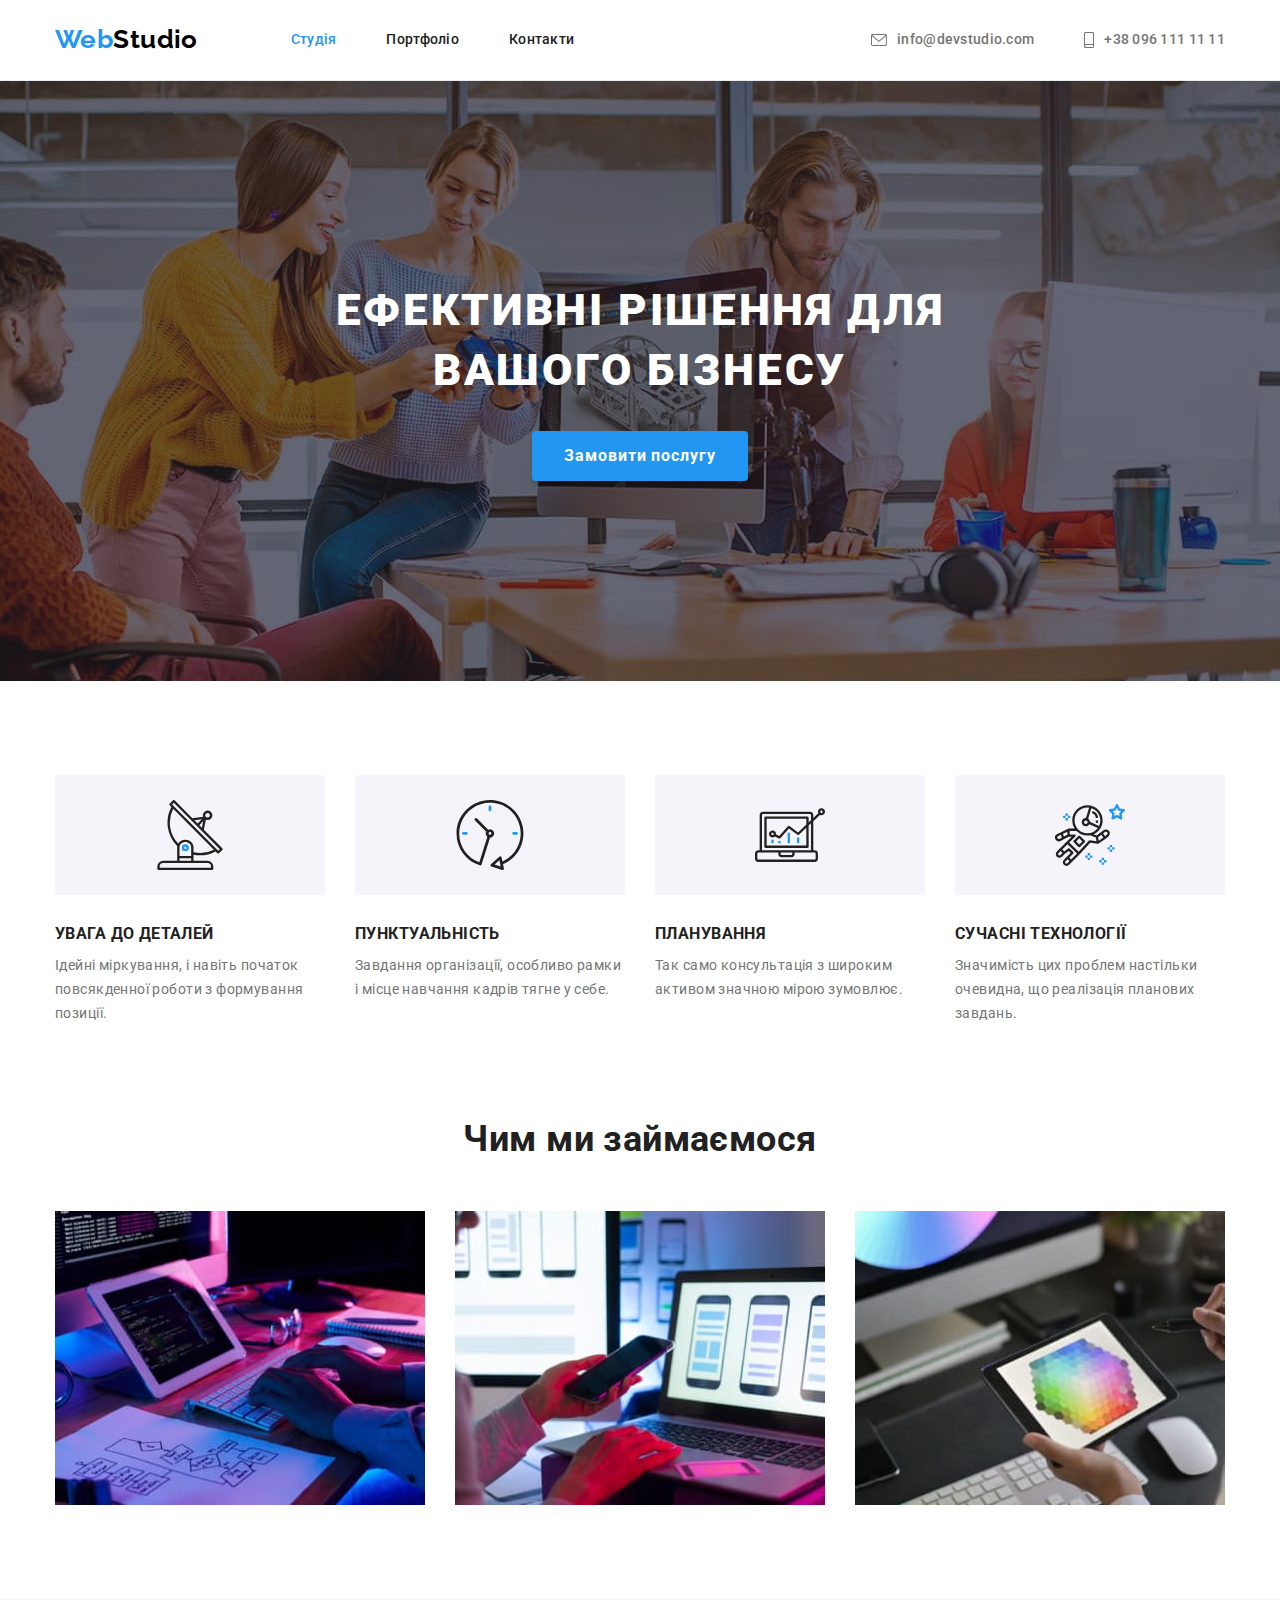
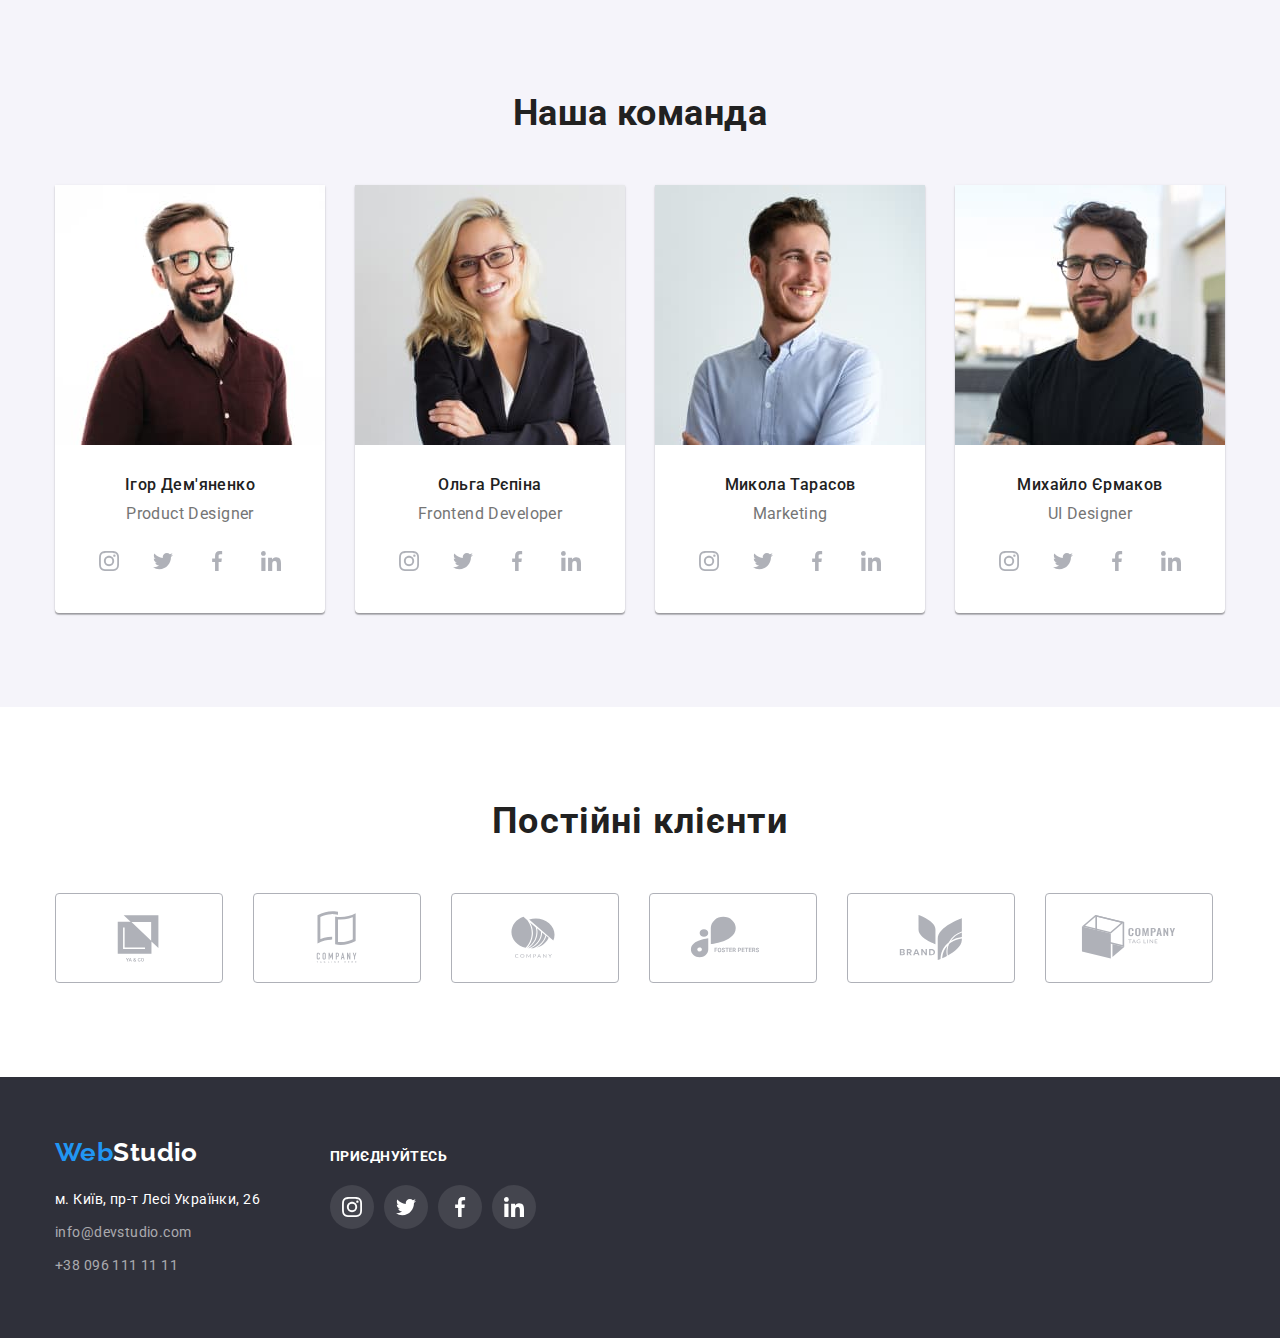
<file: index.html>
<!DOCTYPE html>
<html lang="uk">
  <head>
    <meta charset="UTF-8" />
    <meta http-equiv="X-UA-Compatible" content="IE=edge" />
    <meta name="viewport" content="width=device-width, initial-scale=1.0" />
    <title>Web Studio</title>
    <link rel="preconnect" href="https://fonts.googleapis.com" />
    <link rel="preconnect" href="https://fonts.gstatic.com" crossorigin />
    <link
      href="https://fonts.googleapis.com/css2?family=Montserrat:wght@400;500;600&family=Raleway:wght@700&family=Roboto:wght@400;500;700;900&display=swap"
      rel="stylesheet"
    />
    <link
      rel="stylesheet"
      href="https://cdnjs.cloudflare.com/ajax/libs/modern-normalize/1.1.0/modern-normalize.min.css"
    />
    <link rel="stylesheet" href="./css/styles.css" />
  </head>
  <body>
    <!--хедер сайта-->
    <header>
      <div class="header container">
        <nav class="nav">
          <a href="./index.html" class="logo list"> <span class="span">Web</span>Studio</a>

          <ul class="site-nav list">
            <li class="nav-item"><a href="./index.html" class="studoi list">Студія</a></li>

            <li class="nav-item"><a href="./portfolio.html" class="link list">Портфоліо</a></li>

            <li class="nav-item"><a href="./index.html" class="link list">Контакти</a></li>
          </ul>
        </nav>

        <ul class="auth-nav list">
          <li class="auth-item">
            <a href="mailto:info@devstudio.com" class="link list">
              <svg class="mail">
                <use href="./images/symbol-defs-opt.svg#icon-envelope"></use>
              </svg>
              info@devstudio.com</a
            >
          </li>
          <li class="auth-item">
            <a href="tel:+380961111111" class="link list">
              <svg class="telephone">
                <use href="./images/symbol-defs-opt.svg#icon-smartphone"></use></svg
              >+38 096 111 11 11</a
            >
          </li>
        </ul>
      </div>
    </header>

    <main>
      <!--Приветствие! -->

      <section class="section-greeting">
        <div class="container">
          <h1>Ефективні рішення для вашого бізнесу</h1>
          <button type="button" class="button">Замовити послугу</button>
        </div>
      </section>

      <!--особенности!-->

      <section class="section-features">
        <div class="container">
          <h2>особенности</h2>
          <ul class="features list no-margin">
            <li class="features-item">
              <div class="svg">
                <svg class="icon">
                  <use href="./images/symbol-defs-opt.svg#icon-antenna"></use>
                </svg>
              </div>
              <h3 class="features-title">УВАГА ДО ДЕТАЛЕЙ</h3>
              <p class="no-margin">
                Ідейні міркування, і навіть початок повсякденної роботи з формування позиції.
              </p>
            </li>

            <li class="features-item">
              <div class="svg">
                <svg class="icon">
                  <use href="./images/symbol-defs-opt.svg#icon-clock"></use>
                </svg>
              </div>
              <h3 class="features-title">ПУНКТУАЛЬНІСТЬ</h3>
              <p class="no-margin">
                Завдання організації, особливо рамки і місце навчання кадрів тягне у себе.
              </p>
            </li>

            <li class="features-item">
              <div class="svg">
                <svg class="icon">
                  <use href="./images/symbol-defs-opt.svg#icon-diagram"></use>
                </svg>
              </div>
              <h3 class="features-title">ПЛАНУВАННЯ</h3>
              <p class="no-margin">
                Так само консультація з широким активом значною мірою зумовлює.
              </p>
            </li>

            <li class="features-item">
              <div class="svg">
                <svg class="icon">
                  <use href="./images/symbol-defs-opt.svg#icon-astronaut"></use>
                </svg>
              </div>
              <h3 class="features-title">СУЧАСНІ ТЕХНОЛОГІЇ</h3>
              <p class="no-margin">
                Значимість цих проблем настільки очевидна, що реалізація планових завдань.
              </p>
            </li>
          </ul>
        </div>
      </section>

      <!--сфера деятельности!-->

      <section class="section-scope">
        <div class="container">
          <h2 class="scope-title">Чим ми займаємося</h2>

          <ul class="scope-content list no-margin">
            <li class="content-item">
              <img src="./images/box1.jpg" alt="програмування" width="370" />
            </li>

            <li class="item">
              <img src="./images/box2.jpg" alt="адаптація мобільної версії" width="370" />
            </li>

            <li class="item">
              <img src="./images/box3.jpg" alt="дизайн" width="370" />
            </li>
          </ul>
        </div>
      </section>

      <!-- Наша команда-->

      <section class="section-team">
        <div class="container">
          <h2 class="title-team">Наша команда</h2>
          <ul class="team-card list no-margin">
            <li class="card-item">
              <img src="./images/igor.jpg" alt="фото дизайнера продуктів" width="270" />
              <h3 class="card-title">Ігор Дем'яненко</h3>
              <p class="card-text">Product Designer</p>

              <ul class="team-social list no-margin">
                <li class="social-item">
                  <a class="icon" href="https://www.instagram.com/"
                    ><svg width="20" height="20">
                      <use href="./images/symbol-defs-opt.svg#icon-instagram"></use></svg
                  ></a>
                </li>

                <li class="social-item">
                  <a href="https://twitter.com/" class="icon">
                    <svg width="20" height="20">
                      <use href="./images/symbol-defs-opt.svg#icon-twitter"></use></svg
                  ></a>
                </li>

                <li class="social-item">
                  <a href="https://www.facebook.com/" class="icon">
                    <svg width="20" height="20">
                      <use href="./images/symbol-defs-opt.svg#icon-facebook"></use></svg
                  ></a>
                </li>

                <li class="social-item">
                  <a href="https://www.linkedin.com/" class="icon">
                    <svg width="20" height="20">
                      <use href="./images/symbol-defs-opt.svg#icon-linkedin"></use></svg
                  ></a>
                </li>
              </ul>
            </li>

            <li class="card-item">
              <img src="./images/olga.jpg" alt="фото фронтенд розробника" width="270" />
              <h3 class="card-title">Ольга Рєпіна</h3>
              <p class="card-text">Frontend Developer</p>

              <ul class="team-social list no-margin">
                <li class="social-item">
                  <a href="https://www.instagram.com/" class="icon">
                    <svg width="20" height="20">
                      <use href="./images/symbol-defs-opt.svg#icon-instagram"></use></svg
                  ></a>
                </li>

                <li class="social-item">
                  <a href="https://twitter.com/" class="icon">
                    <svg width="20" height="20">
                      <use href="./images/symbol-defs-opt.svg#icon-twitter"></use></svg
                  ></a>
                </li>

                <li class="social-item">
                  <a href="https://www.facebook.com/" class="icon">
                    <svg width="20" height="20">
                      <use href="./images/symbol-defs-opt.svg#icon-facebook"></use></svg
                  ></a>
                </li>

                <li class="social-item">
                  <a href="https://www.linkedin.com/" class="icon">
                    <svg width="20" height="20">
                      <use href="./images/symbol-defs-opt.svg#icon-linkedin"></use></svg
                  ></a>
                </li>
              </ul>
            </li>

            <li class="card-item">
              <img src="./images/mukola.jpg" alt="фото маркетолога" width="270" />
              <h3 class="card-title">Микола Тарасов</h3>
              <p class="card-text">Marketing</p>

              <ul class="team-social list no-margin">
                <li class="social-item">
                  <a href="https://www.instagram.com/" class="icon">
                    <svg width="20" height="20">
                      <use href="./images/symbol-defs-opt.svg#icon-instagram"></use></svg
                  ></a>
                </li>

                <li class="social-item">
                  <a href="https://twitter.com/" class="icon">
                    <svg width="20" height="20">
                      <use href="./images/symbol-defs-opt.svg#icon-twitter"></use></svg
                  ></a>
                </li>

                <li class="social-item">
                  <a href="https://www.facebook.com/" class="icon">
                    <svg width="20" height="20">
                      <use href="./images/symbol-defs-opt.svg#icon-facebook"></use></svg
                  ></a>
                </li>

                <li class="social-item">
                  <a href="https://www.linkedin.com/" class="icon">
                    <svg width="20" height="20">
                      <use href="./images/symbol-defs-opt.svg#icon-linkedin"></use></svg
                  ></a>
                </li>
              </ul>
            </li>

            <li class="card-item">
              <img src="./images/mikhailo.jpg" alt="Фото веб дизайнера" width="270" />
              <h3 class="card-title">Михайло Єрмаков</h3>
              <p class="card-text">UI Designer</p>

              <ul class="team-social list no-margin">
                <li class="social-item">
                  <a href="https://www.instagram.com/" class="icon">
                    <svg width="20" height="20">
                      <use href="./images/symbol-defs-opt.svg#icon-instagram"></use></svg
                  ></a>
                </li>

                <li class="social-item">
                  <a href="https://twitter.com/" class="icon">
                    <svg width="20" height="20">
                      <use href="./images/symbol-defs-opt.svg#icon-twitter"></use></svg
                  ></a>
                </li>

                <li class="social-item">
                  <a href="https://www.facebook.com/" class="icon">
                    <svg width="20" height="20">
                      <use href="./images/symbol-defs-opt.svg#icon-facebook"></use></svg
                  ></a>
                </li>

                <li class="social-item">
                  <a href="https://www.linkedin.com/" class="icon">
                    <svg width="20" height="20">
                      <use href="./images/symbol-defs-opt.svg#icon-linkedin"></use></svg
                  ></a>
                </li>
              </ul>
            </li>
          </ul>
        </div>
      </section>

      <!-- наши клиенты! -->

      <section class="clients">
        <div class="container">
          <h2 class="clients-title">Постійні клієнти</h2>
          <ul class="client-content list no-margin">
            <li class="client-item">
              <a href="" class="item">
                <svg width="106" height="60">
                  <use href="./images/symbol-defs-opt.svg#icon-partner1"></use></svg
              ></a>
            </li>

            <li class="client-item">
              <a href="" class="item">
                <svg width="106" height="60">
                  <use href="./images/symbol-defs-opt.svg#icon-partner2"></use></svg
              ></a>
            </li>

            <li class="client-item">
              <a href="" class="item">
                <svg width="106" height="60">
                  <use href="./images/symbol-defs-opt.svg#icon-partner3"></use></svg
              ></a>
            </li>

            <li class="client-item">
              <a href="" class="item">
                <svg width="106" height="60">
                  <use href="./images/symbol-defs-opt.svg#icon-partner4"></use></svg
              ></a>
            </li>

            <li class="client-item">
              <a href="" class="item">
                <svg width="106" height="60">
                  <use href="./images/symbol-defs-opt.svg#icon-partner5"></use></svg
              ></a>
            </li>

            <li class="client-item">
              <a href="" class="item">
                <svg width="106" height="60">
                  <use href="./images/symbol-defs-opt.svg#icon-partner6"></use></svg
              ></a>
            </li>
          </ul>
        </div>
      </section>
    </main>

    <!--подвал!-->

    <footer class="footer">
      <div class="footer-container container">
        <address>
          <a href="./index.html" class="logo list"> <span class="span">Web</span>Studio</a>
          <ul class="site-address list no-margin">
            <li class="address-item">
              <a
                href="https://goo.gl/maps/yjSmeDeuVUnGaKGq8"
                target="_blank"
                rel="noreferrer noopener"
                class="link map list"
              >
                м. Київ, пр-т Лесі Українки, 26
              </a>
            </li>

            <li class="address-item">
              <a href="mailto:info@devstudio.com" class="link contact list">info@devstudio.com</a>
            </li>

            <li class="address-item">
              <a href="tel:+380961111111" class="link contact list">+38 096 111 11 11</a>
            </li>
          </ul>
        </address>
        <div class="footer-right">
          <p class="social-title">приєднуйтесь</p>
          <ul class="footer-social list no-margin">
            <li class="footer-item">
              <a class="icon" href="https://www.instagram.com/"
                ><svg width="20" height="20">
                  <use href="./images/symbol-defs-opt.svg#icon-instagram"></use>
                </svg>
              </a>
            </li>

            <li class="footer-item">
              <a href="https://twitter.com/" class="icon">
                <svg width="20" height="20">
                  <use href="./images/symbol-defs-opt.svg#icon-twitter"></use></svg
              ></a>
            </li>

            <li class="footer-item">
              <a href="https://www.facebook.com/" class="icon">
                <svg width="20" height="20">
                  <use href="./images/symbol-defs-opt.svg#icon-facebook"></use></svg
              ></a>
            </li>

            <li class="footer-item">
              <a href="https://www.linkedin.com/" class="icon">
                <svg width="20" height="20">
                  <use href="./images/symbol-defs-opt.svg#icon-linkedin"></use></svg
              ></a>
            </li>
          </ul>
        </div>
      </div>
    </footer>
  </body>
</html>
</file>
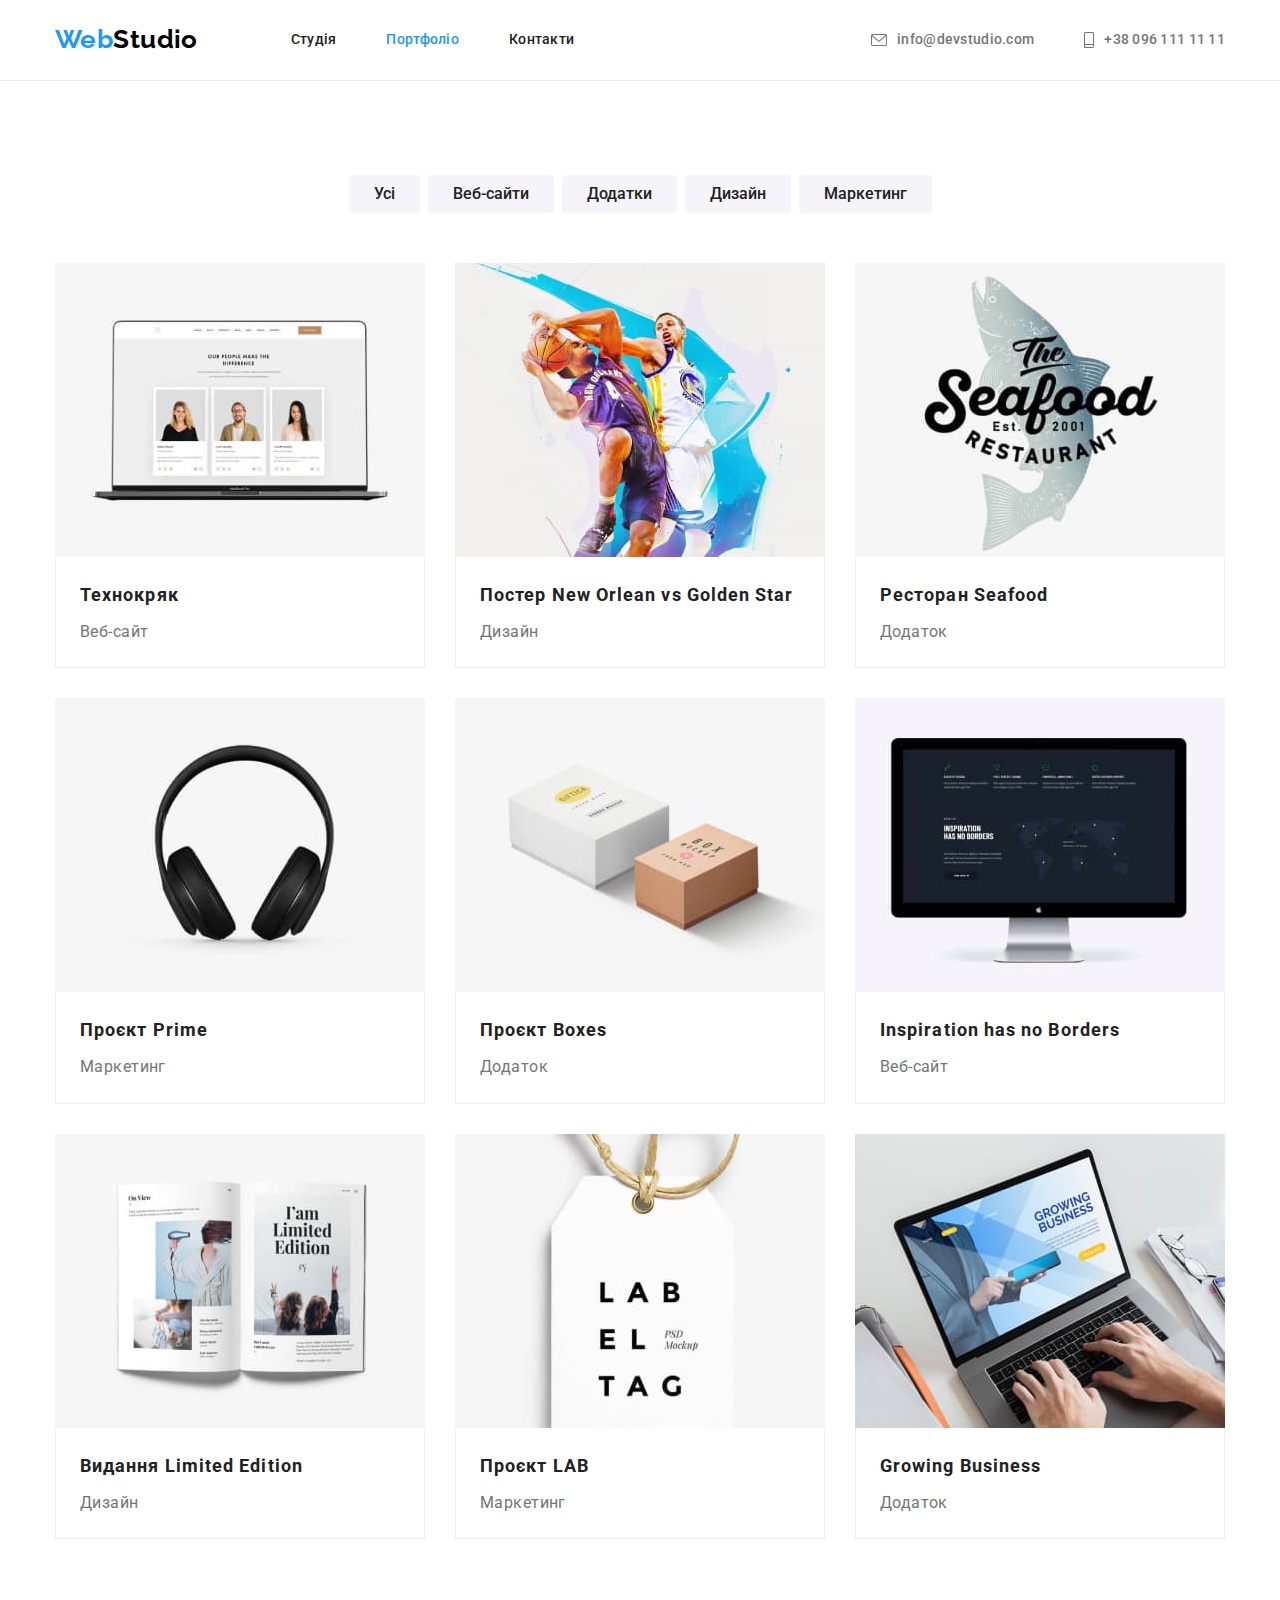
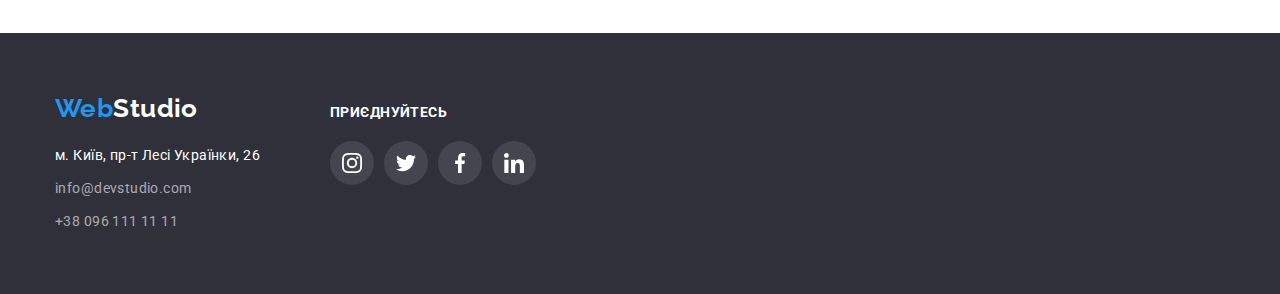
<file: portfolio.html>
<!DOCTYPE html>
<html lang="uk">
  <head>
    <meta charset="UTF-8" />
    <meta http-equiv="X-UA-Compatible" content="IE=edge" />
    <meta name="viewport" content="width=device-width, initial-scale=1.0" />
    <title>Портфоліо</title>
    <link rel="preconnect" href="https://fonts.googleapis.com" />
    <link rel="preconnect" href="https://fonts.gstatic.com" crossorigin />
    <link
      href="https://fonts.googleapis.com/css2?family=Montserrat:wght@400;500;600&family=Raleway:wght@700&family=Roboto:wght@400;500;700;900&display=swap"
      rel="stylesheet"
    />
    <link
      rel="stylesheet"
      href="https://cdnjs.cloudflare.com/ajax/libs/modern-normalize/1.1.0/modern-normalize.min.css"
    />
    <link rel="stylesheet" href="./css/styles.css" />
  </head>
  <body>
    <!--хедер сайта-->
    <header>
      <div class="header container">
        <nav class="nav">
          <a href="./index.html" class="logo list"> <span class="span">Web</span>Studio</a>

          <ul class="site-nav list">
            <li class="nav-item"><a href="./index.html" class="link list">Студія</a></li>

            <li class="nav-item">
              <a href="./portfolio.html" class="portfolio list">Портфоліо</a>
            </li>

            <li class="nav-item"><a href="./index.html" class="link list">Контакти</a></li>
          </ul>
        </nav>

        <ul class="auth-nav list">
          <li class="auth-item">
            <a href="mailto:info@devstudio.com" class="link list">
              <svg class="mail">
                <use href="./images/symbol-defs-opt.svg#icon-envelope"></use>
              </svg>
              info@devstudio.com</a
            >
          </li>
          <li class="auth-item">
            <a href="tel:+380961111111" class="link list">
              <svg class="telephone">
                <use href="./images/symbol-defs-opt.svg#icon-smartphone"></use></svg
              >+38 096 111 11 11</a
            >
          </li>
        </ul>
      </div>
    </header>

    <!-- основная информация -->
    <main>
      <section class="section-portfolio">
        <h1>Портфоліо</h1>
        <div class="container">
          <ul class="portfolio-nav list">
            <li class="nav-item"><button type="button" class="portfolio-btn">Усі</button></li>
            <li class="nav-item"><button type="button" class="portfolio-btn">Веб-сайти</button></li>
            <li class="nav-item"><button type="button" class="portfolio-btn">Додатки</button></li>
            <li class="nav-item"><button type="button" class="portfolio-btn">Дизайн</button></li>
            <li class="nav-item"><button type="button" class="portfolio-btn">Маркетинг</button></li>
          </ul>

          <ul class="cards-info list no-margin">
            <li class="card">
              <a href="" class="card-link list">
                <img src="./images/porfolio/tehno.jpg" alt="Технокряк" width="370" />
                <div class="card-content">
                  <h2 class="card-title">Технокряк</h2>
                  <p class="card-text">Веб-сайт</p>
                </div>
                <!-- <p class="card-text">
                  Lorem ipsum dolor sit amet consectetur adipisicing elit. Tempora, ex!
                </p> -->
              </a>
            </li>
            <li class="card">
              <a href="" class="card-link card-link list">
                <img src="./images/porfolio/poster.jpg" alt="Постер" width="370" />
                <div class="card-content">
                  <h2 class="card-title">Постер New Orlean vs Golden Star</h2>
                  <p class="card-text">Дизайн</p>
                </div>
                <!-- <p class="card-text">
                  Lorem ipsum dolor sit amet consectetur adipisicing elit. Tempora, ex!
                </p> -->
              </a>
            </li>

            <li class="card">
              <a href="" class="card-link list">
                <img
                  src="./images/porfolio/seafood.jpg"
                  alt=" додаток Ресторан Seafood"
                  width="370"
                />
                <div class="card-content">
                  <h2 class="card-title">Ресторан Seafood</h2>
                  <p class="card-text">Додаток</p>
                </div>
                <!-- <p class="card-text">
                  Lorem ipsum dolor sit amet consectetur adipisicing elit. Tempora, ex!
                </p> -->
              </a>
            </li>

            <li class="card">
              <a href="" class="card-link list">
                <img src="./images/porfolio/prime.jpg" alt="Проєкт прайм" width="370" />
                <div class="card-content">
                  <h2 class="card-title">Проєкт Prime</h2>
                  <p class="card-text">Маркетинг</p>
                </div>
                <!-- <p class="card-text">
                  Lorem ipsum dolor sit amet consectetur adipisicing elit. Tempora, ex!
                </p> -->
              </a>
            </li>

            <li class="card">
              <a href="" class="card-link list">
                <img src="./images/porfolio/boxes.jpg" alt="Проєкт боксес" width="370" />
                <div class="card-content">
                  <h2 class="card-title">Проєкт Boxes</h2>
                  <p class="card-text">Додаток</p>
                </div>
                <!-- <p class="card-text">
                  Lorem ipsum dolor sit amet consectetur adipisicing elit. Tempora, ex!
                </p> -->
              </a>
            </li>

            <li class="card">
              <a href="" class="card-link list">
                <img src="./images/porfolio/borders.jpg" alt="Натхнення без кордонів" width="370" />
                <div class="card-content">
                  <h2 class="card-title">Inspiration has no Borders</h2>
                  <p class="card-text">Веб-сайт</p>
                </div>
                <!-- <p class="card-text">
                  Lorem ipsum dolor sit amet consectetur adipisicing elit. Tempora, ex!
                </p> -->
              </a>
            </li>

            <li class="card">
              <a href="" class="card-link list">
                <img src="./images/porfolio/le.jpg" alt="лімітовані видання" width="370" />
                <div class="card-content">
                  <h2 class="card-title">Видання Limited Edition</h2>
                  <p class="card-text">Дизайн</p>
                </div>
                <!-- <p class="card-text">
                  Lorem ipsum dolor sit amet consectetur adipisicing elit. Tempora, ex!
                </p> -->
              </a>
            </li>

            <li class="card">
              <a href="" class="card-link list">
                <img src="./images/porfolio/lab.jpg" alt="Проєкт LAB" width="370" />
                <div class="card-content">
                  <h2 class="card-title">Проєкт LAB</h2>
                  <p class="card-text">Маркетинг</p>
                </div>
                <!-- <p class="card-text">
                  Lorem ipsum dolor sit amet consectetur adipisicing elit. Tempora, ex!
                </p> -->
              </a>
            </li>

            <li class="card">
              <a href="" class="card-link list">
                <img
                  src="./images/porfolio/business.jpg"
                  alt="додаток Growing Business"
                  width="370"
                />
                <div class="card-content">
                  <h2 class="card-title">Growing Business</h2>
                  <p class="card-text">Додаток</p>
                </div>
                <!-- <p class="card-text">
                  Lorem ipsum dolor sit amet consectetur adipisicing elit. Tempora, ex!
                </p> -->
              </a>
            </li>
          </ul>
        </div>
      </section>
    </main>
    <!--подвал!-->
    <footer class="footer">
      <div class="footer-container container">
        <address>
          <a href="./index.html" class="logo list"> <span class="span">Web</span>Studio</a>
          <ul class="site-address list no-margin">
            <li class="address-item">
              <a
                href="https://goo.gl/maps/yjSmeDeuVUnGaKGq8"
                target="_blank"
                rel="noreferrer noopener"
                class="link map list"
              >
                м. Київ, пр-т Лесі Українки, 26
              </a>
            </li>

            <li class="address-item">
              <a href="mailto:info@devstudio.com" class="link contact list">info@devstudio.com</a>
            </li>

            <li class="address-item">
              <a href="tel:+380961111111" class="link contact list">+38 096 111 11 11</a>
            </li>
          </ul>
        </address>
        <div class="footer-right">
          <p class="social-title">приєднуйтесь</p>
          <ul class="footer-social list no-margin">
            <li class="footer-item">
              <a class="icon" href="https://www.instagram.com/"
                ><svg width="20" height="20">
                  <use href="./images/symbol-defs-opt.svg#icon-instagram"></use></svg
              ></a>
            </li>

            <li class="footer-item">
              <a href="https://twitter.com/" class="icon">
                <svg width="20" height="20">
                  <use href="./images/symbol-defs-opt.svg#icon-twitter"></use></svg
              ></a>
            </li>

            <li class="footer-item">
              <a href="https://www.facebook.com/" class="icon">
                <svg width="20" height="20">
                  <use href="./images/symbol-defs-opt.svg#icon-facebook"></use></svg
              ></a>
            </li>

            <li class="footer-item">
              <a href="https://www.linkedin.com/" class="icon">
                <svg width="20" height="20">
                  <use href="./images/symbol-defs-opt.svg#icon-linkedin"></use></svg
              ></a>
            </li>
          </ul>
        </div>
      </div>
    </footer>
  </body>
</html>
</file>
<file: css/styles.css>
/* цвет фона       #FFFFFF*/
/* цвет  переменной #FFFFFF */
/* цвет заголовков #212121 */
/* цвет текста навигации #212121  */
/* цвет текста     #757575 */
/* цвет лого       #000000 */
/* акцент цвета лого   #2196F3*/
/* цвет акцента    #2196F3*/
/* цвет фона приветствие  #C4C4C4; */
/* цвет фона команда #F5F4FA;*/
/* цвет иконок #AFB1B8 */
/* цвет фона кнопок  #f5f4fa */
/* цвет фона футер #2f303a */
/* цвет рамки хедера  #ececec*/
/* цвет рамки карты портфолио #eeeeee */
/* цвет рамки клиенты #AFB1B8;*/
/* тени навигации портфолио rgba(0, 0, 0, 0.25) */
/* тени карта команда 0px 1px 3px rgba(0, 0, 0, 0.12), 0px 1px 1px rgba(0, 0, 0, 0.14),
    0px 2px 1px rgba(0, 0, 0, 0.2); */
/* цвет адреса подвал  rgba(255, 255, 255, 0.6) */

:root {
  --primary-text-color: #757575;
  --primary-heading-color: #212121;
  --accent-color: #2196f3;
  --text-change-color: #ffffff;
  --header-logo-color: #000000;
  --footer-logo-color: #ffffff;
  --text-color-map: #ffffff;
  --text-nav-color: #212121;
  --background-color: #ffffff;
  --background-color-hello: #c4c4c4;
  --background-color-team: #f5f4fa;
  --background-footer: #2f303a;
  --background-color-button: #f5f4fa;
  --border-color-header: #ececec;
  --border-color-card: #eeeeee;
  --border-client-color: #afb1b8;
  --icon-color-team: #afb1b8;
  --nav-portfolio-shadow: rgba(0, 0, 0, 0.25);
  --card-team-shadow: 0px 1px 3px rgba(0, 0, 0, 0.12), 0px 1px 1px rgba(0, 0, 0, 0.14),
    0px 2px 1px rgba(0, 0, 0, 0.2);
  --text-adress-color: rgba(255, 255, 255, 0.6);
}
body {
  background-color: var(--background-color);
  color: var(--primary-text-color);
  font-family: 'Roboto', sans-serif;
  font-weight: 400;
  font-size: 14px;
  line-height: 1.71;
  letter-spacing: 0.03em;
  text-align: center;
}

.list {
  list-style: none;
  text-decoration: none;
}
.no-margin {
  margin-top: 0;
  margin-bottom: 0;
}

.container {
  margin-left: auto;
  margin-right: auto;
  width: 1200px;
  padding-left: 15px;
  padding-right: 15px;
}

/* header */

header {
  border-bottom: 1px solid var(--border-color-header);
}

.header {
  display: flex;
  align-items: center;
}

.logo {
  padding-top: 24px;
  padding-bottom: 24px;

  font-family: 'Raleway', sans-serif;
  font-weight: 700;
  font-size: 26px;
  line-height: 1.2;
}
.logo .span {
  color: var(--accent-color);
}
header .logo {
  color: var(--header-logo-color);
}
/* site-nav */
.nav {
  display: flex;

  align-items: center;
  /* outline: 2px solid tomato; */
}
.site-nav {
  display: flex;
  padding-left: 0;
  margin-left: 93px;
  /* outline: 2px solid tomato; */
}

.site-nav .nav-item {
  margin-left: 50px;
}
.site-nav .nav-item:first-child {
  margin-left: 0;
}
.site-nav,
.auth-nav {
  margin-top: 0;
  margin-bottom: 0;
}

.site-nav .link {
  padding-top: 32px;
  padding-bottom: 32px;

  color: var(--text-nav-color);
  font-weight: 500;
  font-size: 14px;
  line-height: 1.14;
  letter-spacing: 0.02em;
}
.site-nav .link:hover,
.site-nav .link:focus {
  color: var(--accent-color);
}

.site-nav .studoi {
  padding-top: 32px;
  padding-bottom: 32px;

  color: var(--accent-color);
  font-weight: 500;
  font-size: 14px;
  line-height: 1.14;
  letter-spacing: 0.02em;
}
.site-nav .portfolio {
  padding-top: 32px;
  padding-bottom: 32px;

  color: var(--accent-color);
  font-weight: 500;
  font-size: 14px;
  line-height: 1.14;
  letter-spacing: 0.02em;
}
.site-nav .contact {
  padding-top: 32px;
  padding-bottom: 32px;

  color: var(--accent-color);
  font-weight: 500;
  font-size: 14px;
  line-height: 1.14;
  letter-spacing: 0.02em;
}
/* auth-nav */
.auth-nav {
  display: flex;
  padding-left: 0;
  margin-left: auto;

  /* outline: 2px solid tomato; */
}

.auth-nav .auth-item {
  margin-left: 50px;
}
.auth-nav .auth-item:first-child {
  margin-left: 0;
}

.auth-nav .auth-item .mail {
  margin-right: 10px;

  width: 16px;
  height: 12px;
  fill: currentColor;
}

.auth-nav .auth-item .telephone {
  margin-right: 10px;

  width: 10px;
  height: 16px;
  fill: currentColor;
}

.auth-nav .auth-item :hover,
.auth-nav .auth-item :focus {
  color: var(--accent-color);
  fill: var(--accent-color);
}

.auth-nav .link {
  display: flex;
  align-items: center;
  justify-content: center;

  padding-top: 32px;
  padding-bottom: 32px;

  color: var(--primary-text-color);
  font-weight: 500;
  font-size: 14px;
  line-height: 1.14;
  letter-spacing: 0.02em;
}

/* приветствие */
.section-greeting {
  max-width: 1600px;
  height: 600px;
  margin-left: auto;
  margin-right: auto;
  padding-top: 200px;
  padding-bottom: 200px;

  /* background-color: var(--background-color-hello); */

  background-image: linear-gradient(to right, rgba(47, 48, 58, 0.4), rgba(47, 48, 58, 0.4)),
    url(../images/hello.jpg);

  background-repeat: no-repeat, no-repeat;
  background-position: center, center;
  background-size: cover, cover;
}
.section-greeting h1 {
  width: 696px;
  margin-left: auto;
  margin-right: auto;
  margin-bottom: 30px;
  margin-top: 0;

  color: var(--text-change-color);
  font-weight: 900;
  font-size: 44px;
  line-height: 1.36;
  letter-spacing: 0.06em;
  text-transform: uppercase;
}

.section-greeting .container .button {
  display: block;
  min-width: 216px;
  padding: 10px 32px;
  margin-left: auto;
  margin-right: auto;

  background-color: var(--accent-color);
  color: var(--text-change-color);
  box-shadow: 0px 4px 4px rgba(0, 0, 0, 0.15);
  font-family: inherit;
  font-weight: 700;
  font-size: 16px;
  line-height: 1.9;
  letter-spacing: 0.06em;
  cursor: pointer;
  border-radius: 4px;
  border: none;
}
/* .section-greeting .button:hover,
.section-greeting .button:focus {
  background-color: var(--accent-color);
  color: var(--text-change-color);
} */

/* особенности */

.section-features {
  padding-top: 94px;
  padding-bottom: 94px;
}
.section-features h2 {
  position: absolute;
  width: 1px;
  height: 1px;
  margin: -1px;
  border: 0;
  padding: 0;

  white-space: nowrap;
  clip-path: inset(100%);
  clip: rect(0 0 0 0);
  overflow: hidden;
}

.section-features .features {
  display: flex;
  padding-left: 0;

  /* outline: 2px solid tomato; */
}

.features .features-item {
  width: 270px;
  text-align: left;
  margin-left: 30px;

  /* outline: 2px solid teal; */
}

.features .features-item:first-child {
  margin-left: 0;
}

.features .features-item .svg {
  display: flex;
  align-items: center;
  justify-content: center;
  margin-bottom: 30px;

  width: 270px;
  height: 120px;

  background-color: #f5f4fa;
  border-radius: 4px;
}

.features .features-item .icon {
  width: 70px;
  height: 70px;
}
.section-features .features-title {
  margin-top: 0;
  margin-bottom: 10px;

  color: var(--primary-heading-color);
  font-weight: 700;
  line-height: 1.14;
}

/* сфера деятельности */
.section-scope {
  padding-bottom: 94px;
}

.section-scope .container .scope-content {
  display: flex;
  padding-left: 0;
  justify-content: space-between;
}

.scope-content > .content-item {
  margin-left: 30px;
}

.scope-content > .content-item:first-child {
  margin-left: 0;
}

.section-scope .scope-title {
  margin-top: 0;
  margin-bottom: 50px;

  color: var(--primary-heading-color);
  font-weight: 700;
  font-size: 36px;
  line-height: 1.16;
  text-align: center;
}

/* наша команда */
.section-team {
  padding-top: 94px;
  padding-bottom: 94px;

  background-color: var(--background-color-team);
}

.section-team .title-team {
  color: var(--primary-heading-color);
  font-weight: 700;
  font-size: 36px;
  line-height: 1.16;
  margin-top: 0;
  margin-bottom: 50px;
}

.section-team .team-card {
  display: flex;
  padding-left: 0;
}

.team-card > .card-item {
  margin-left: 30px;

  background-color: var(--background-color);
  border-radius: 0px 0px 4px 4px;
  box-shadow: var(--card-team-shadow);
}

.team-card > .card-item:first-child {
  margin-left: 0;
}
.section-team .card-title {
  margin-bottom: 0;
  margin-top: 30px;

  color: var(--primary-heading-color);
  font-weight: 500;
  font-size: 16px;
  line-height: 1.19;
}

.section-team .card-text {
  margin-top: 10px;
  margin-bottom: 0;

  color: var(--primary-text-color);
  font-size: 16px;
  line-height: 1.19;
}

.section-team .team-social {
  padding-left: 0;
  margin-top: 16px;
  margin-bottom: 30px;
  margin-left: 32px;
  margin-right: 32px;

  display: flex;
  align-items: center;
}

.section-team .social-item {
  margin-left: 10px;

  color: var(--primary-text-color);
  fill: var(--primary-text-color);
}

.section-team .social-item:first-child {
  margin-left: 0;
}

.social-item .icon {
  display: flex;
  align-items: center;
  justify-content: center;

  width: 44px;
  height: 44px;

  fill: var(--icon-color-team);
}

.social-item .icon:hover,
.social-item .icon:focus {
  background-color: var(--accent-color);
  fill: var(--background-color);
  border-radius: 50%;
}

/* наши клиенты */
.clients {
  padding-top: 94px;
  padding-bottom: 94px;
}

.clients-title {
  color: var(--primary-heading-color);
  font-weight: 700;
  font-size: 36px;
  line-height: 1.16;
  letter-spacing: 0.03em;

  margin-top: 0;
  margin-bottom: 50px;
}

.client-content {
  padding-left: 0;

  display: flex;

  gap: 30px;
}

.client-item {
  flex-basis: calc((100%-150px) / 6);
}

.client-item .item {
  display: flex;
  align-items: center;
  justify-content: center;

  width: 168px;
  height: 90px;

  fill: var(--icon-color-team);
  border: 1px solid var(--border-client-color);
  border-radius: 4px;
}

.client-item .item:hover,
.client-item .item:focus {
  fill: var(--accent-color);
  border: 1px solid var(--accent-color);
}

/* портфолио заголовок */
.section-portfolio {
  padding-top: 94px;
  padding-bottom: 94px;
}
.section-portfolio h1 {
  position: absolute;
  width: 1px;
  height: 1px;
  margin: -1px;
  border: 0;
  padding: 0;

  white-space: nowrap;
  clip-path: inset(100%);
  clip: rect(0 0 0 0);
  overflow: hidden;
}

/* button portfolio */

.portfolio-nav {
  display: flex;
  justify-content: center;
  padding: 0;

  margin-top: 0;
  margin-bottom: 50px;
}

.portfolio-nav .portfolio-btn {
  padding: 6px 25px;

  background-color: var(--background-color-button);
  color: var(--primary-heading-color);
  font-family: inherit;
  border-radius: 4px;
  border-style: none;
  font-weight: 500;
  font-size: 16px;
  line-height: 1.62;
  cursor: pointer;
}

.portfolio-nav .nav-item {
  margin-left: 8px;
}
.portfolio-nav .nav-item:first-child {
  margin-left: 0;
}

.portfolio-nav .portfolio-btn:hover,
.portfolio-nav .portfolio-btn:focus {
  background-color: var(--accent-color);
  color: var(--text-change-color);
  box-shadow: 0px 4px 4px var(--nav-portfolio-shadow);
}

/* портфолио основная инфа */
img {
  display: block;
  max-width: 100%;
}
.cards-info {
  padding: 0;
  margin: 0;
  display: flex;
  flex-wrap: wrap;
  gap: 30px;

  /* margin-left: -30px;
  margin-top: -30px; */
}

.cards-info > .card {
  flex-basis: calc((100% - 60px) / 3);
}

.cards-info .card .card-link {
  display: block;
}

.cards-info .card .card-link:hover,
.cards-info .card .card-link:focus {
  box-shadow: 0px 1px 1px rgba(0, 0, 0, 0.12), 0px 4px 4px rgba(0, 0, 0, 0.06),
    1px 4px 6px rgba(0, 0, 0, 0.16);
}

.card-content {
  padding: 20px 24px;
  text-align: left;
  border-left: 1px solid var(--border-color-card);
  border-right: 1px solid var(--border-color-card);
  border-bottom: 1px solid var(--border-color-card);
}

.section-portfolio .card-title {
  margin-top: 0;
  margin-bottom: 4px;

  color: var(--primary-heading-color);
  font-weight: 700;
  font-size: 18px;
  line-height: 2;
  letter-spacing: 0.06em;
}

.section-portfolio .card-text {
  margin-top: 0;
  margin-bottom: 0;

  color: var(--primary-text-color);
  font-size: 16px;
  line-height: 1.9;
}

/* footer */

footer {
  background-color: var(--background-footer);
}

.footer {
  padding-top: 60px;
  padding-bottom: 60px;
  text-align: left;
}

.footer-container {
  display: flex;
  align-items: baseline;
}

.footer .logo {
  padding-top: 0px;
  padding-bottom: 0;
  margin-bottom: 20px;
  margin-left: 0;

  color: var(--footer-logo-color);
  display: inline-block;
}

.footer address {
  font-style: normal;
  margin-left: 0;
}

.site-address {
  padding-left: 0;
}

.site-address .address-item {
  margin-bottom: 9px;
}

.site-address .address-item:last-child {
  margin-bottom: 0;
}
.site-address .map {
  color: var(--text-color-map);
  line-height: 1.71;
}
.site-address .map:hover,
.site-address .map:focus {
  color: var(--accent-color);
}
.site-address .contact {
  color: var(--text-adress-color);
  line-height: 1.71;
}
.site-address .contact:hover,
.site-address .contact:focus {
  color: var(--accent-color);
}

.footer-right {
  margin-left: 70px;
}

.footer .social-title {
  margin-top: 0;
  margin-bottom: 20px;
  font-weight: 700;
  font-size: 14px;
  line-height: 1.14;
  letter-spacing: 0.03em;
  text-transform: uppercase;

  color: var(--text-change-color);
}

.footer .footer-social {
  display: flex;
  align-items: center;
  padding-left: 0;
}

.footer .footer-item {
  margin-left: 10px;

  background-color: rgba(255, 255, 255, 0.1);
  border-radius: 50%;
}

.footer .footer-item:first-child {
  margin-left: 0;
}

.footer-item .icon {
  display: flex;
  align-items: center;
  justify-content: center;

  width: 44px;
  height: 44px;

  fill: var(--footer-logo-color);
}

.footer-item .icon:hover,
.footer-item .icon:focus {
  background-color: var(--accent-color);
  fill: var(--background-color);
  border-radius: 50%;
}
</file>
